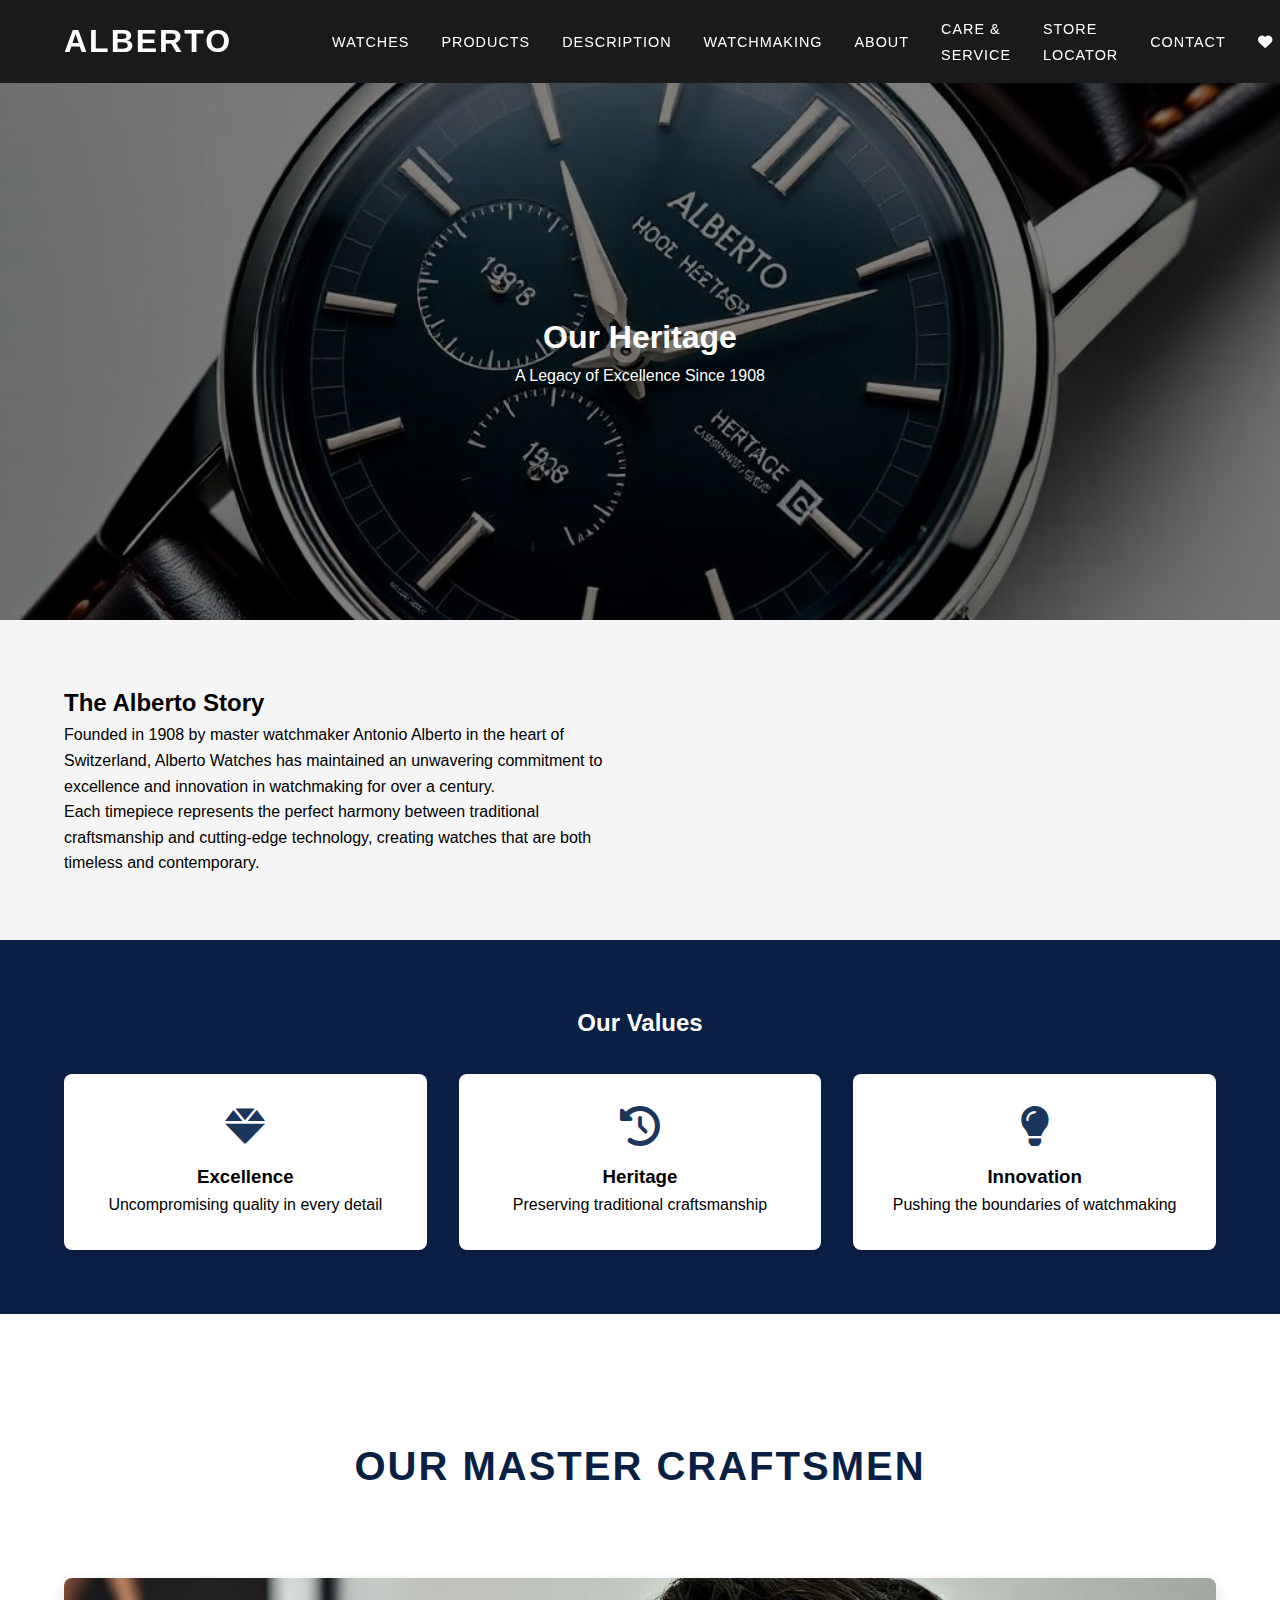
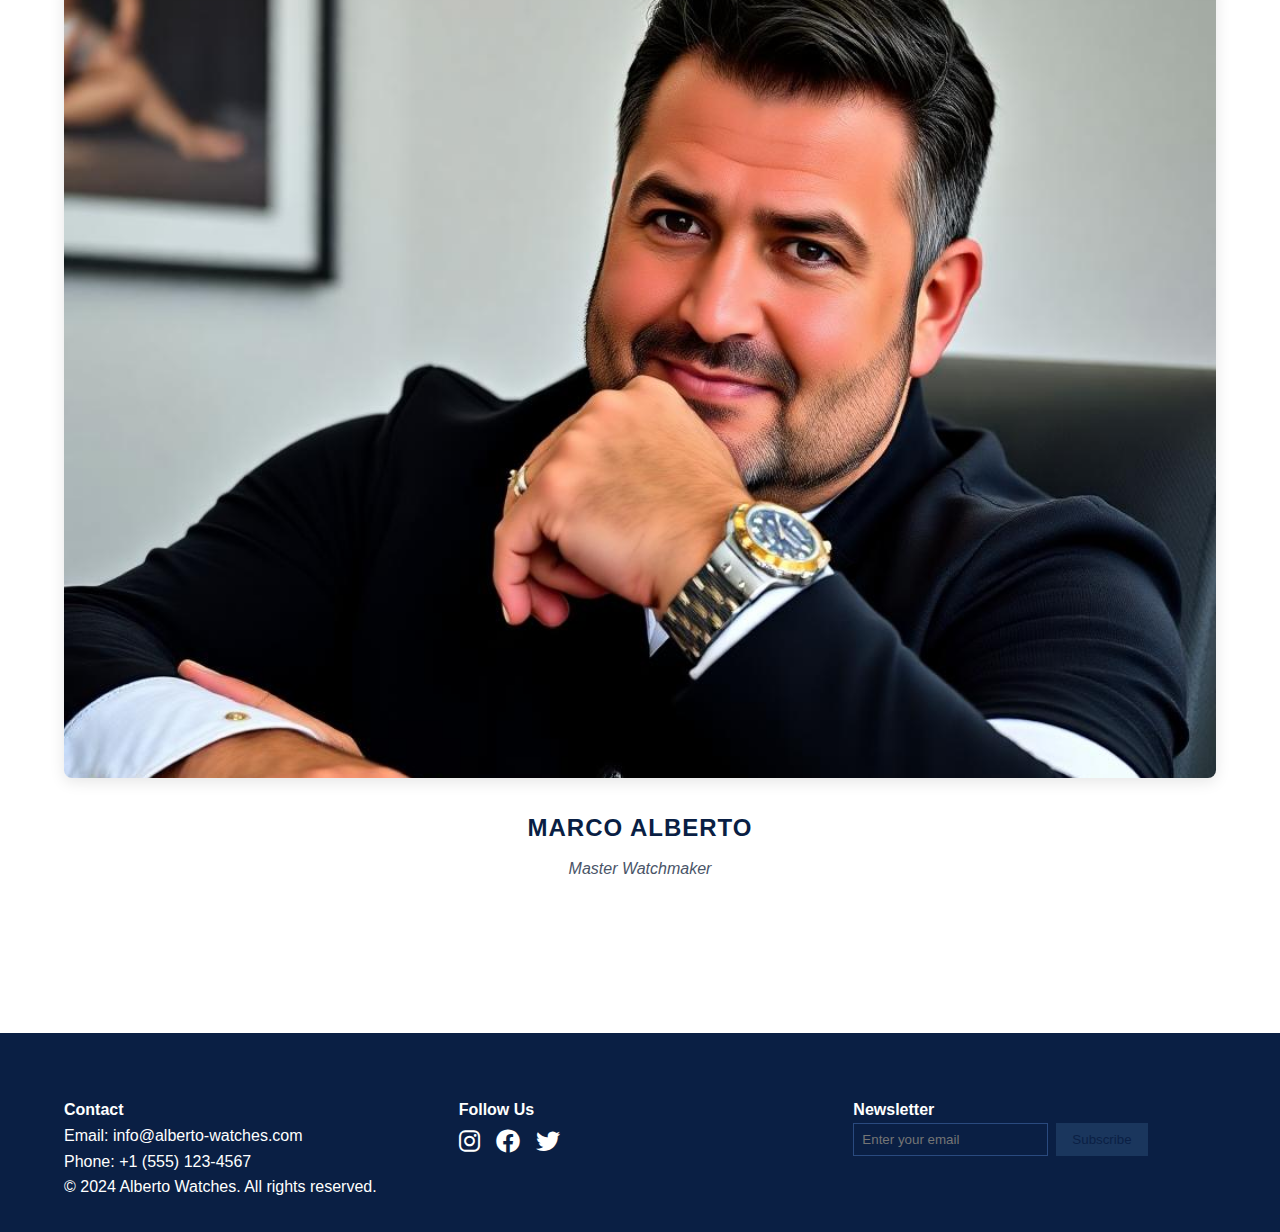
<file: about.html>
<!DOCTYPE html>
<html lang="en">
<head>
    <meta charset="UTF-8">
    <meta name="viewport" content="width=device-width, initial-scale=1.0">
    <title>About Us | Alberto Watches</title>
    <link rel="stylesheet" href="css/style.css">
    <link rel="stylesheet" href="css/about.css">
    <link rel="stylesheet" href="https://cdnjs.cloudflare.com/ajax/libs/font-awesome/6.0.0/css/all.min.css">
    <link rel="stylesheet" href="css/components/header.css">
<script src="js/components/header.js" defer></script>
</head>
<body>
    <!-- Header (same as index.html) -->
    <header class="main-header">
        <!-- ... navigation content ... -->
    </header>

    <main class="about-page">
        <section class="about-hero">
            <h1>Our Heritage</h1>
            <p>A Legacy of Excellence Since 1908</p>
        </section>

        <section class="history-section">
            <div class="history-content">
                <div class="history-text" data-aos="fade-right">
                    <h2>The Alberto Story</h2>
                    <p>Founded in 1908 by master watchmaker Antonio Alberto in the heart of Switzerland, Alberto Watches has maintained an unwavering commitment to excellence and innovation in watchmaking for over a century.</p>
                    <p>Each timepiece represents the perfect harmony between traditional craftsmanship and cutting-edge technology, creating watches that are both timeless and contemporary.</p>
                </div>
            </div>
        </section>

        <section class="values-section">
            <h2>Our Values</h2>
            <div class="values-grid">
                <div class="value-item" data-aos="fade-up">
                    <i class="fas fa-gem"></i>
                    <h3>Excellence</h3>
                    <p>Uncompromising quality in every detail</p>
                </div>
                <div class="value-item" data-aos="fade-up" data-aos-delay="200">
                    <i class="fas fa-history"></i>
                    <h3>Heritage</h3>
                    <p>Preserving traditional craftsmanship</p>
                </div>
                <div class="value-item" data-aos="fade-up" data-aos-delay="400">
                    <i class="fas fa-lightbulb"></i>
                    <h3>Innovation</h3>
                    <p>Pushing the boundaries of watchmaking</p>
                </div>
            </div>
        </section>

        <section class="team-section">
            <h2>Our Master Craftsmen</h2>
            <div class="team-grid">
                <div class="team-member" data-aos="fade-up">
                    <img src="img.vid/Our Master Craftsman.jpeg" alt="Master Craftsman">
                    <h3>Marco Alberto</h3>
                    <p>Master Watchmaker</p>
        </section>
    </main>

    <!-- Footer (same as index.html) -->
    <footer class="main-footer">
        <div class="footer-content">
            <div class="footer-section">
                <h4>Contact</h4>
                <p>Email: info@alberto-watches.com</p>
                <p>Phone: +1 (555) 123-4567</p>
            </div>
            <div class="footer-section">
                <h4>Follow Us</h4>
                <div class="social-links">
                    <a href="#"><i class="fab fa-instagram"></i></a>
                    <a href="#"><i class="fab fa-facebook"></i></a>
                    <a href="#"><i class="fab fa-twitter"></i></a>
                </div>
            </div>
            <div class="footer-section">
                <h4>Newsletter</h4>
                <form class="newsletter-form">
                    <input type="email" placeholder="Enter your email">
                    <button type="submit">Subscribe</button>
                </form>
            </div>
        </div>
        <div class="footer-bottom">
            <p>&copy; 2024 Alberto Watches. All rights reserved.</p>
        </div>
    </footer>

    <script>
        document.addEventListener('DOMContentLoaded', function() {
            fetch('components/header.html')
                .then(response => response.text())
                .then(data => {
                    document.body.insertAdjacentHTML('afterbegin', data);
                });
        });
    </script>
</body>
</html>
</file>
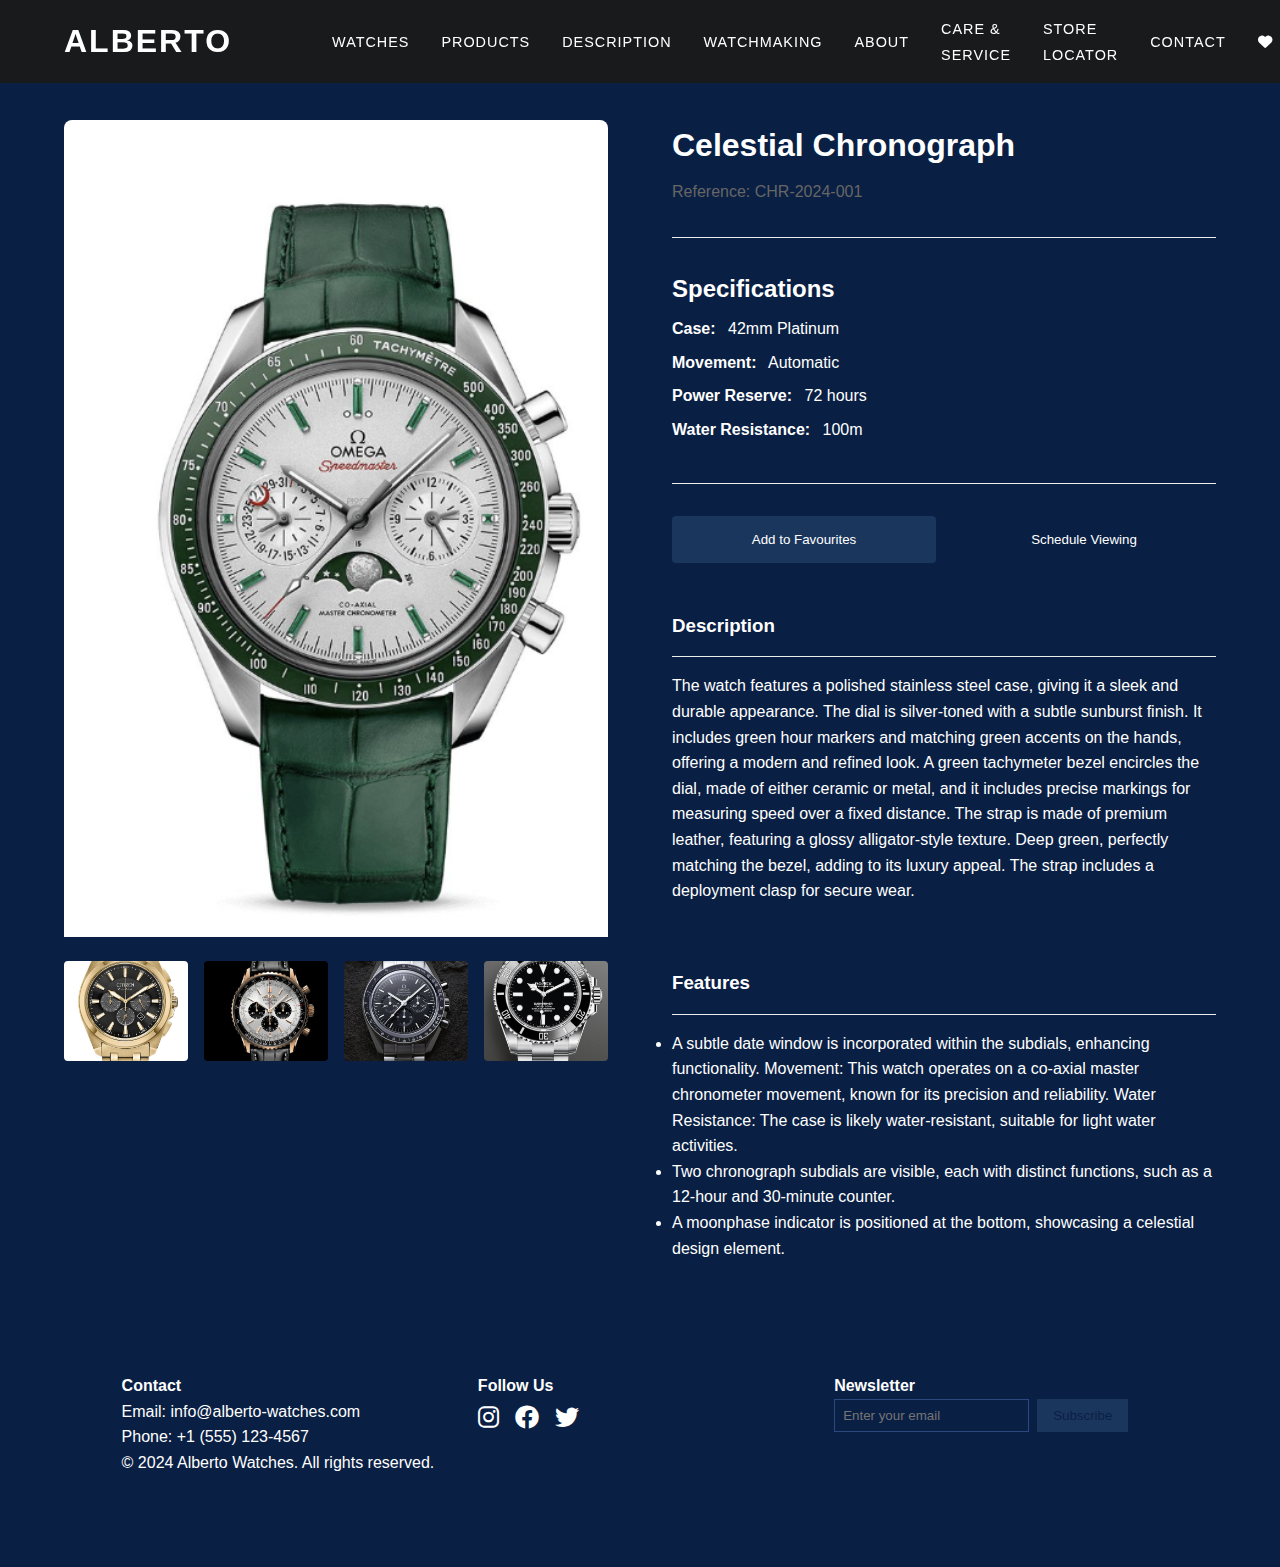
<file: description.html>
<!DOCTYPE html>
<html lang="en">
<head>
    <meta charset="UTF-8">
    <meta name="viewport" content="width=device-width, initial-scale=1.0">
    <title>Product Name | Alberto Watches</title>
    <link rel="stylesheet" href="css/style.css">
    <link rel="stylesheet" href="css/product.css">
    <link rel="stylesheet" href="https://cdnjs.cloudflare.com/ajax/libs/font-awesome/6.0.0/css/all.min.css">
    <link rel="stylesheet" href="css/components/header.css">
<script src="js/components/header.js" defer></script>
</head>
<body>
    <!-- Header (same as index.html) -->
    <header class="main-header">
        <!-- ... navigation content ... -->
    </header>

    <main class="product-page">
        <div class="product-container">
            <div class="product-gallery">
                <div class="main-image">
                    <img src="img.vid/Chronograph watch 1.png" alt="Watch" id="main-image">
                </div>
                <div class="thumbnail-grid">
                    <img src="img.vid/Chronograph watch 5.png   " alt="Watch View 1" onclick="changeImage(this.src)">
                    <img src="img.vid/Chronograph watch 2.png" alt="Watch View 2" onclick="changeImage(this.src)">
                    <img src="img.vid/Chronograph watch 3.png" alt="Watch View 3" onclick="changeImage(this.src)">
                    <img src="img.vid/Chronograph watch 4.png" alt="Watch View 4" onclick="changeImage(this.src)">
                </div>
            </div>

            <div class="product-details">
                <h1>Celestial Chronograph</h1>
                <p class="reference">Reference: CHR-2024-001</p>
                <p class="price">$25,000</p>
                
                <div class="specifications">
                    <h2>Specifications</h2>
                    <ul>
                        <li><span>Case:</span> 42mm Platinum</li>
                        <li><span>Movement:</span> Automatic</li>
                        <li><span>Power Reserve:</span> 72 hours</li>
                        <li><span>Water Resistance:</span> 100m</li>
                    </ul>
                </div>

                <div class="product-actions">
                    <button class="add-to-cart">Add to Favourites</button>
                    <button class="schedule-viewing">Schedule Viewing</button>
                </div>

                <div class="additional-info">
                    <div class="info-tab">
                        <h3>Description</h3>
                        <div class="tab-content">
                            <p> The watch features a polished stainless steel case, giving it a sleek and durable appearance.
                                 The dial is silver-toned with a subtle sunburst finish. It includes green hour markers and matching green accents on the hands, offering a modern and refined look.
                                 A green tachymeter bezel encircles the dial, made of either ceramic or metal, and it includes precise markings for measuring speed over a fixed distance.
                                
    
                             The strap is made of premium leather, featuring a glossy alligator-style texture.
                             Deep green, perfectly matching the bezel, adding to its luxury appeal.
                             The strap includes a deployment clasp for secure wear.</p>
                        </div>
                    </div>
                    <div class="info-tab">
                        <h3>Features</h3>
                        <div class="tab-content">
                            <ul>
                                <li> A subtle date window is incorporated within the subdials, enhancing functionality.
                                    Movement: This watch operates on a co-axial master chronometer movement, known for its precision and reliability.
                                    Water Resistance: The case is likely water-resistant, suitable for light water activities.</li>
                                <li> Two chronograph subdials are visible, each with distinct functions, such as a 12-hour and 30-minute counter.</li>
                                <li>A moonphase indicator is positioned at the bottom, showcasing a celestial design element.</li>
                            </ul>
                        </div>
                    </div>
                </div>
            </div>
        </div>

    <!-- Footer (same as index.html) -->
    <footer class="main-footer">
        <div class="footer-content">
            <div class="footer-section">
                <h4>Contact</h4>
                <p>Email: info@alberto-watches.com</p>
                <p>Phone: +1 (555) 123-4567</p>
            </div>
            <div class="footer-section">
                <h4>Follow Us</h4>
                <div class="social-links">
                    <a href="#"><i class="fab fa-instagram"></i></a>
                    <a href="#"><i class="fab fa-facebook"></i></a>
                    <a href="#"><i class="fab fa-twitter"></i></a>
                </div>
            </div>
            <div class="footer-section">
                <h4>Newsletter</h4>
                <form class="newsletter-form">
                    <input type="email" placeholder="Enter your email">
                    <button type="submit">Subscribe</button>
                </form>
            </div>
        </div>
        <div class="footer-bottom">
            <p>&copy; 2024 Alberto Watches. All rights reserved.</p>
        </div>
    </footer>

    <script src="js/product.js"></script>
    <script>
        document.addEventListener('DOMContentLoaded', function() {
            fetch('components/header.html')
                .then(response => response.text())
                .then(data => {
                    document.body.insertAdjacentHTML('afterbegin', data);
                });
        });
    </script>
</body>
</html>
</file>
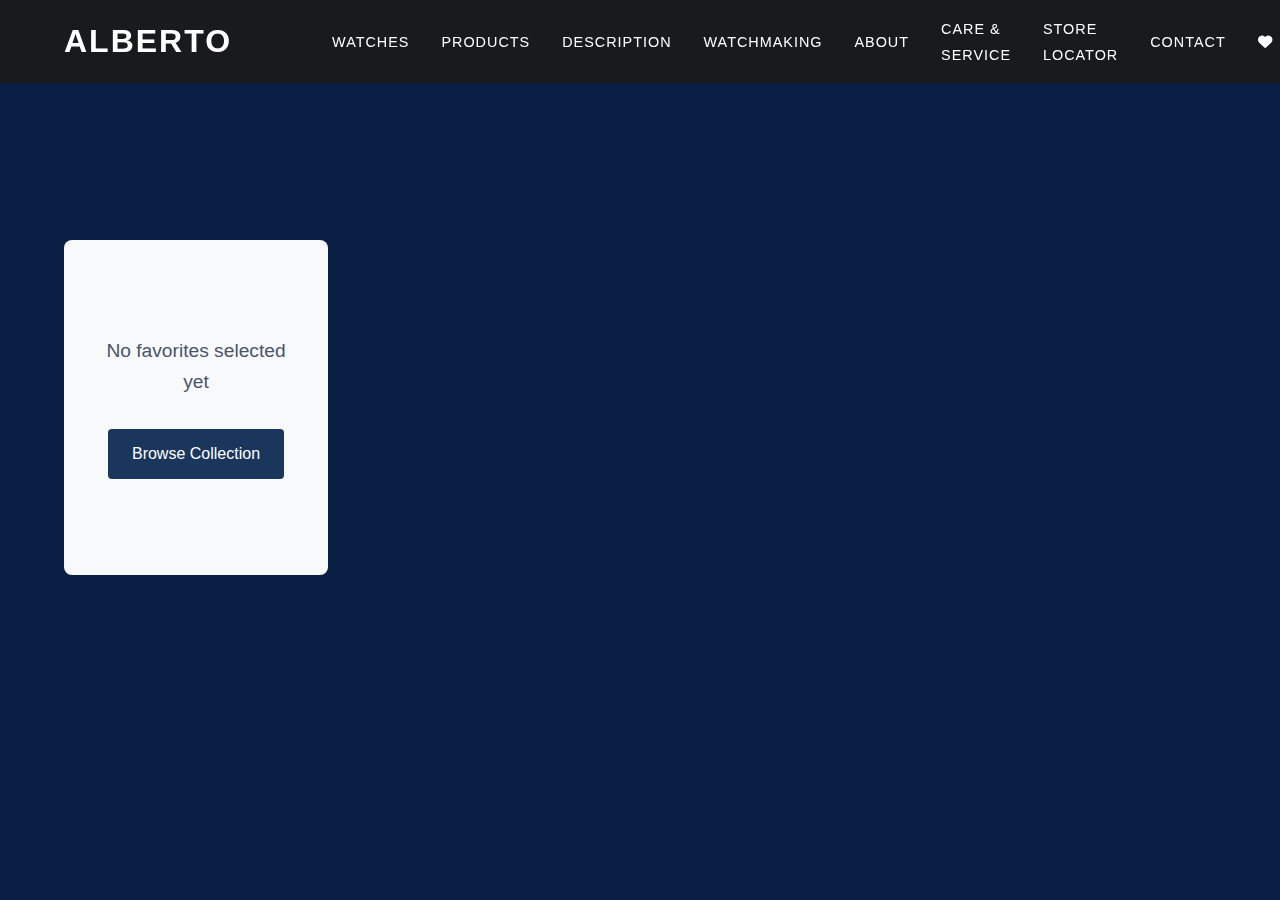
<file: favorites.html>
<!DOCTYPE html>
<html lang="en">
<head>
    <meta charset="UTF-8">
    <meta name="viewport" content="width=device-width, initial-scale=1.0">
    <title>Your Favorites | Alberto Watches</title>
    <link rel="stylesheet" href="css/style.css">
    <link rel="stylesheet" href="css/collection.css">
    <link rel="stylesheet" href="css/components/header.css">
    <link rel="stylesheet" href="https://cdnjs.cloudflare.com/ajax/libs/font-awesome/6.0.0/css/all.min.css">
    <script src="js/components/header.js" defer></script>
</head>
<body>
    <section class="favorites-section">
        <h1>Your Favorites</h1>
        <div class="favorites-grid">
            <!-- Favorites will be loaded here dynamically -->
        </div>
    </section>

    <script src="js/favorites.js"></script>
    <script>
        document.addEventListener('DOMContentLoaded', function() {
            fetch('components/header.html')
                .then(response => response.text())
                .then(data => {
                    document.body.insertAdjacentHTML('afterbegin', data);
                });
        });
    </script>
</body>
</html>
</file>
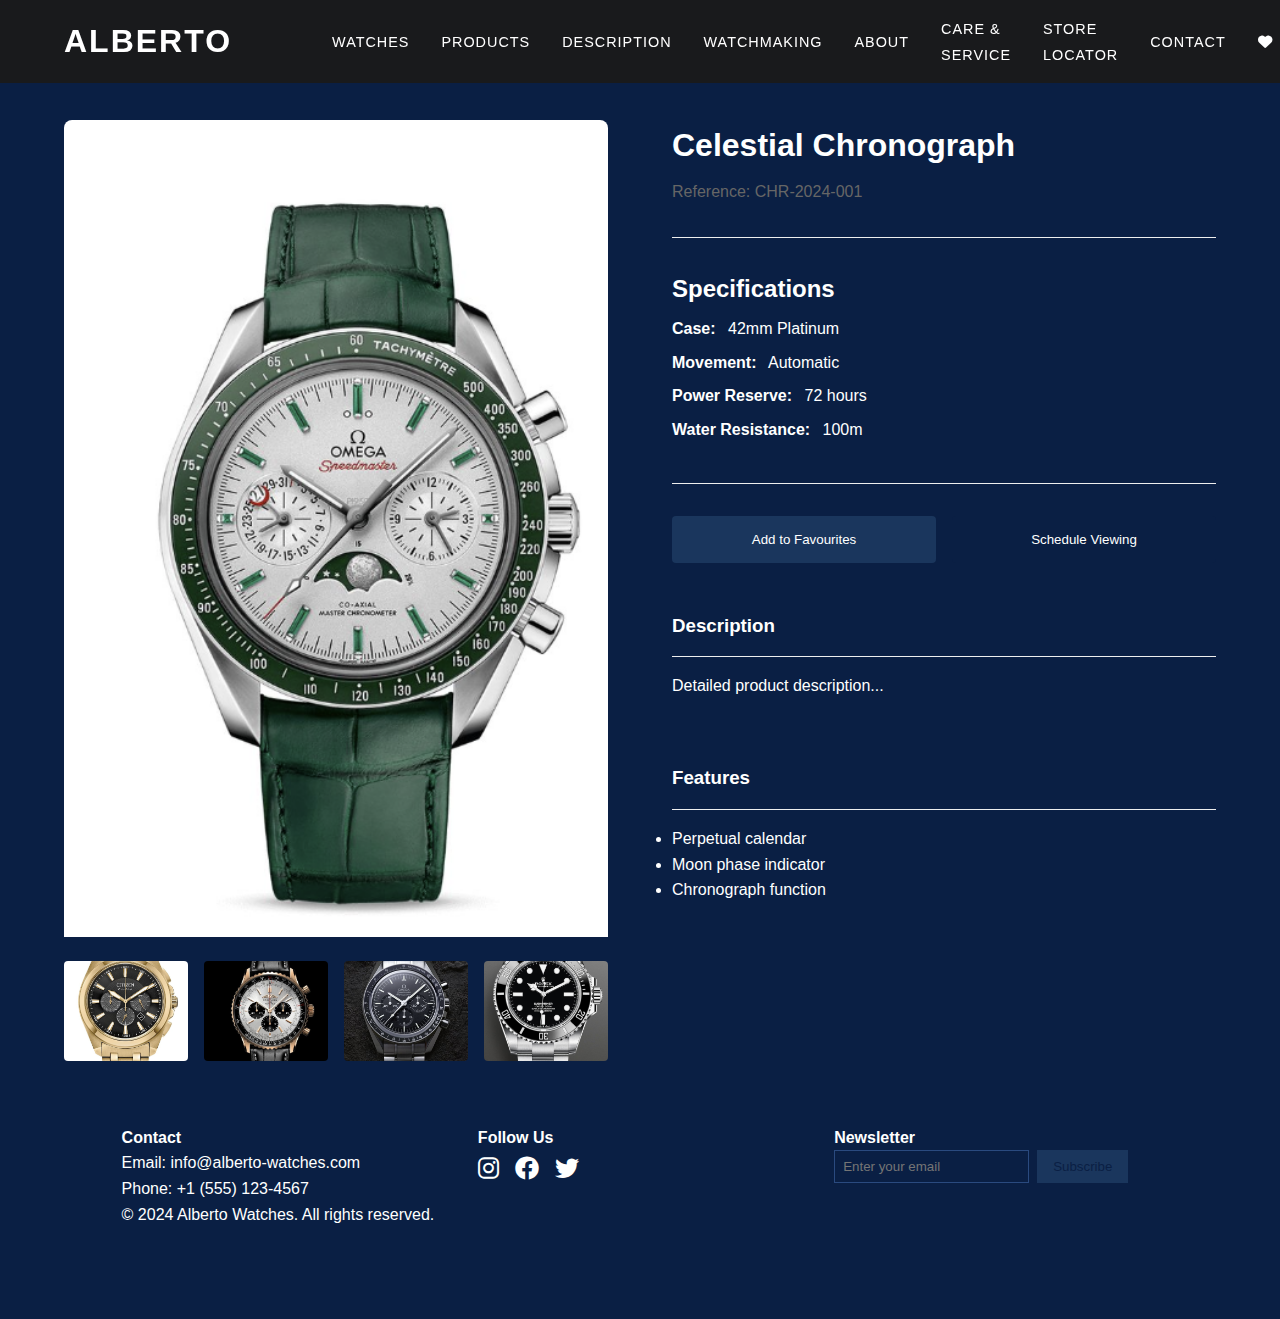
<file: product.html>
<!DOCTYPE html>
<html lang="en">
<head>
    <meta charset="UTF-8">
    <meta name="viewport" content="width=device-width, initial-scale=1.0">
    <title>Product Name | Alberto Watches</title>
    <link rel="stylesheet" href="css/style.css">
    <link rel="stylesheet" href="css/product.css">
    <link rel="stylesheet" href="https://cdnjs.cloudflare.com/ajax/libs/font-awesome/6.0.0/css/all.min.css">
    <link rel="stylesheet" href="css/components/header.css">
<script src="js/components/header.js" defer></script>
</head>
<body>
    <!-- Header (same as index.html) -->
    <header class="main-header">
        <!-- ... navigation content ... -->
    </header>

    <main class="product-page">
        <div class="product-container">
            <div class="product-gallery">
                <div class="main-image">
                    <img src="img.vid/Chronograph watch 1.png" alt="Watch" id="main-image">
                </div>
                <div class="thumbnail-grid">
                    <img src="img.vid/Chronograph watch 5.png   " alt="Watch View 1" onclick="changeImage(this.src)">
                    <img src="img.vid/Chronograph watch 2.png" alt="Watch View 2" onclick="changeImage(this.src)">
                    <img src="img.vid/Chronograph watch 3.png" alt="Watch View 3" onclick="changeImage(this.src)">
                    <img src="img.vid/Chronograph watch 4.png" alt="Watch View 4" onclick="changeImage(this.src)">
                </div>
            </div>

            <div class="product-details">
                <h1>Celestial Chronograph</h1>
                <p class="reference">Reference: CHR-2024-001</p>
                <p class="price">$25,000</p>
                
                <div class="specifications">
                    <h2>Specifications</h2>
                    <ul>
                        <li><span>Case:</span> 42mm Platinum</li>
                        <li><span>Movement:</span> Automatic</li>
                        <li><span>Power Reserve:</span> 72 hours</li>
                        <li><span>Water Resistance:</span> 100m</li>
                    </ul>
                </div>

                <div class="product-actions">
                    <button class="add-to-cart">Add to Favourites</button>
                    <button class="schedule-viewing">Schedule Viewing</button>
                </div>

                <div class="additional-info">
                    <div class="info-tab">
                        <h3>Description</h3>
                        <div class="tab-content">
                            <p>Detailed product description...</p>
                        </div>
                    </div>
                    <div class="info-tab">
                        <h3>Features</h3>
                        <div class="tab-content">
                            <ul>
                                <li>Perpetual calendar</li>
                                <li>Moon phase indicator</li>
                                <li>Chronograph function</li>
                            </ul>
                        </div>
                    </div>
                </div>
            </div>
        </div>

    <!-- Footer (same as index.html) -->
    <footer class="main-footer">
        <div class="footer-content">
            <div class="footer-section">
                <h4>Contact</h4>
                <p>Email: info@alberto-watches.com</p>
                <p>Phone: +1 (555) 123-4567</p>
            </div>
            <div class="footer-section">
                <h4>Follow Us</h4>
                <div class="social-links">
                    <a href="#"><i class="fab fa-instagram"></i></a>
                    <a href="#"><i class="fab fa-facebook"></i></a>
                    <a href="#"><i class="fab fa-twitter"></i></a>
                </div>
            </div>
            <div class="footer-section">
                <h4>Newsletter</h4>
                <form class="newsletter-form">
                    <input type="email" placeholder="Enter your email">
                    <button type="submit">Subscribe</button>
                </form>
            </div>
        </div>
        <div class="footer-bottom">
            <p>&copy; 2024 Alberto Watches. All rights reserved.</p>
        </div>
    </footer>

    <script src="js/product.js"></script>
    <script>
        document.addEventListener('DOMContentLoaded', function() {
            fetch('components/header.html')
                .then(response => response.text())
                .then(data => {
                    document.body.insertAdjacentHTML('afterbegin', data);
                });
        });
    </script>
</body>
</html>
</file>
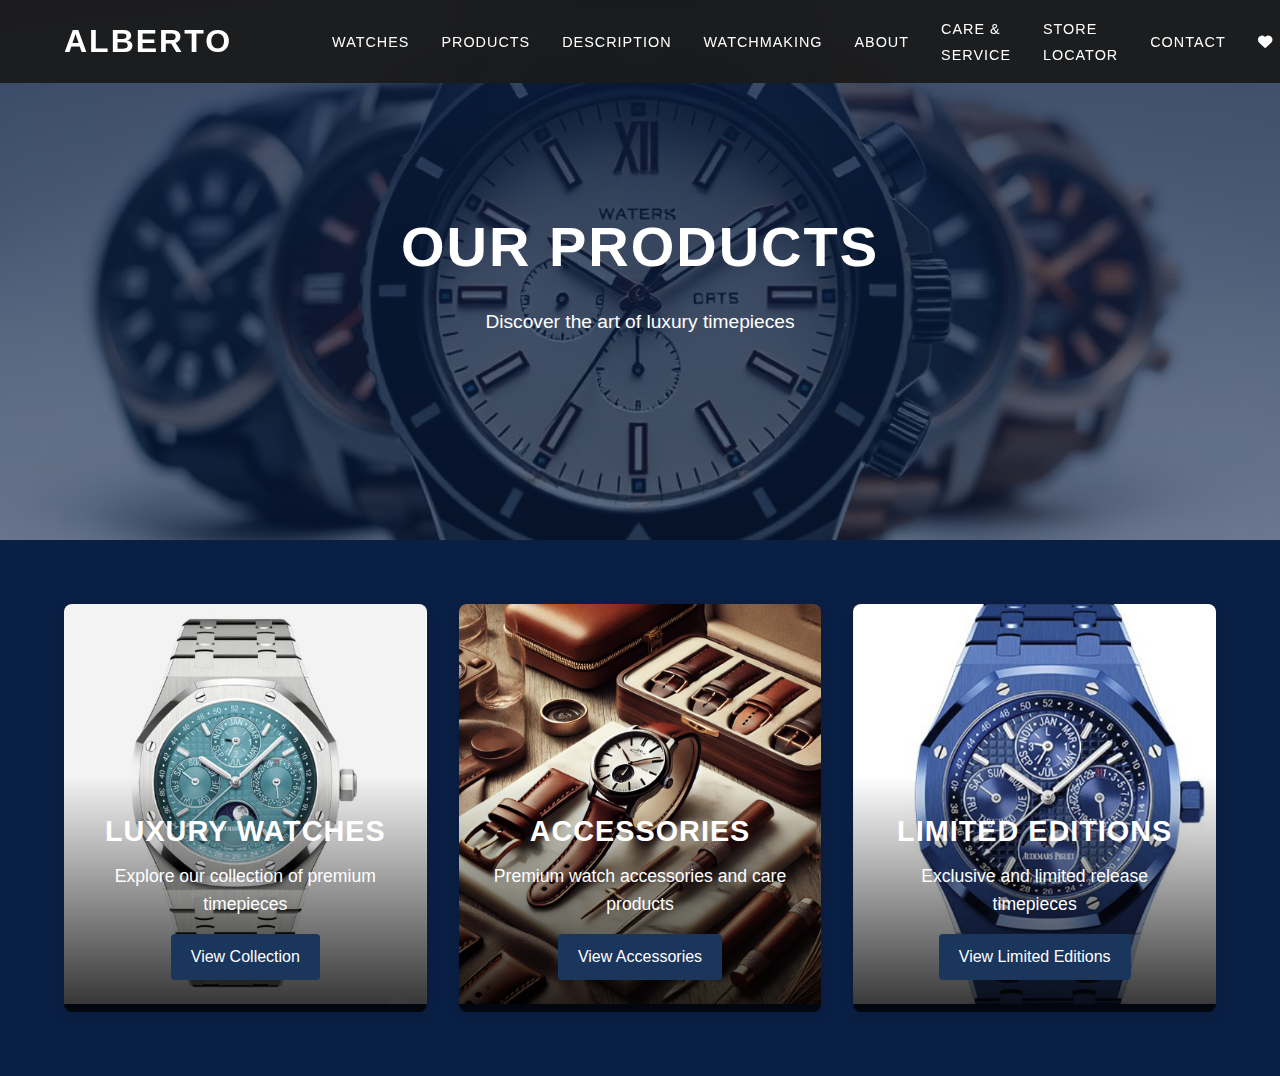
<file: products.html>
<!DOCTYPE html>
<html lang="en">
<head>
    <meta charset="UTF-8">
    <meta name="viewport" content="width=device-width, initial-scale=1.0">
    <title>Products | Alberto Watches</title>
    <link rel="stylesheet" href="css/style.css">
    <link rel="stylesheet" href="css/products.css">
    <link rel="stylesheet" href="css/components/header.css">
    <link rel="stylesheet" href="https://cdnjs.cloudflare.com/ajax/libs/font-awesome/6.0.0/css/all.min.css">
    <script src="js/components/header.js" defer></script>
</head>
<body>
    <section class="products-hero">
        <img src="img.vid/Collection background.jpeg" alt="Products Hero Background">
        <div class="hero-content">
            <h1>Our Products</h1>
            <p>Discover the art of luxury timepieces</p>
        </div>
    </section>

    <section class="products-section">
        <div class="products-grid">
            <!-- Product Categories -->
            <div class="product-category">
                <img src="img.vid/Chronograph watch 10.png" alt="Luxury Watches">
                <div class="category-content">
                    <h2>Luxury Watches</h2>
                    <p>Explore our collection of premium timepieces</p>
                    <a href="collection.html" class="category-link">View Collection</a>
                </div>
            </div>

            <div class="product-category">
                <img src="img.vid/accessories.webp" alt="Watch Accessories">
                <div class="category-content">
                    <h2>Accessories</h2>
                    <p>Premium watch accessories and care products</p>
                    <a href="service.html" class="category-link">View Accessories</a>
                </div>
            </div>

            <div class="product-category">
                <img src="img.vid/Chronograph watch 11.png" alt="Limited Editions">
                <div class="category-content">
                    <h2>Limited Editions</h2>
                    <p>Exclusive and limited release timepieces</p>
                    <a href="collection.html" class="category-link">View Limited Editions</a>
                </div>
            </div>
        </div>
    </section>

    <script>
        document.addEventListener('DOMContentLoaded', function() {
            fetch('components/header.html')
                .then(response => response.text())
                .then(data => {
                    document.body.insertAdjacentHTML('afterbegin', data);
                });
        });
    </script>
</body>
</html>
</file>
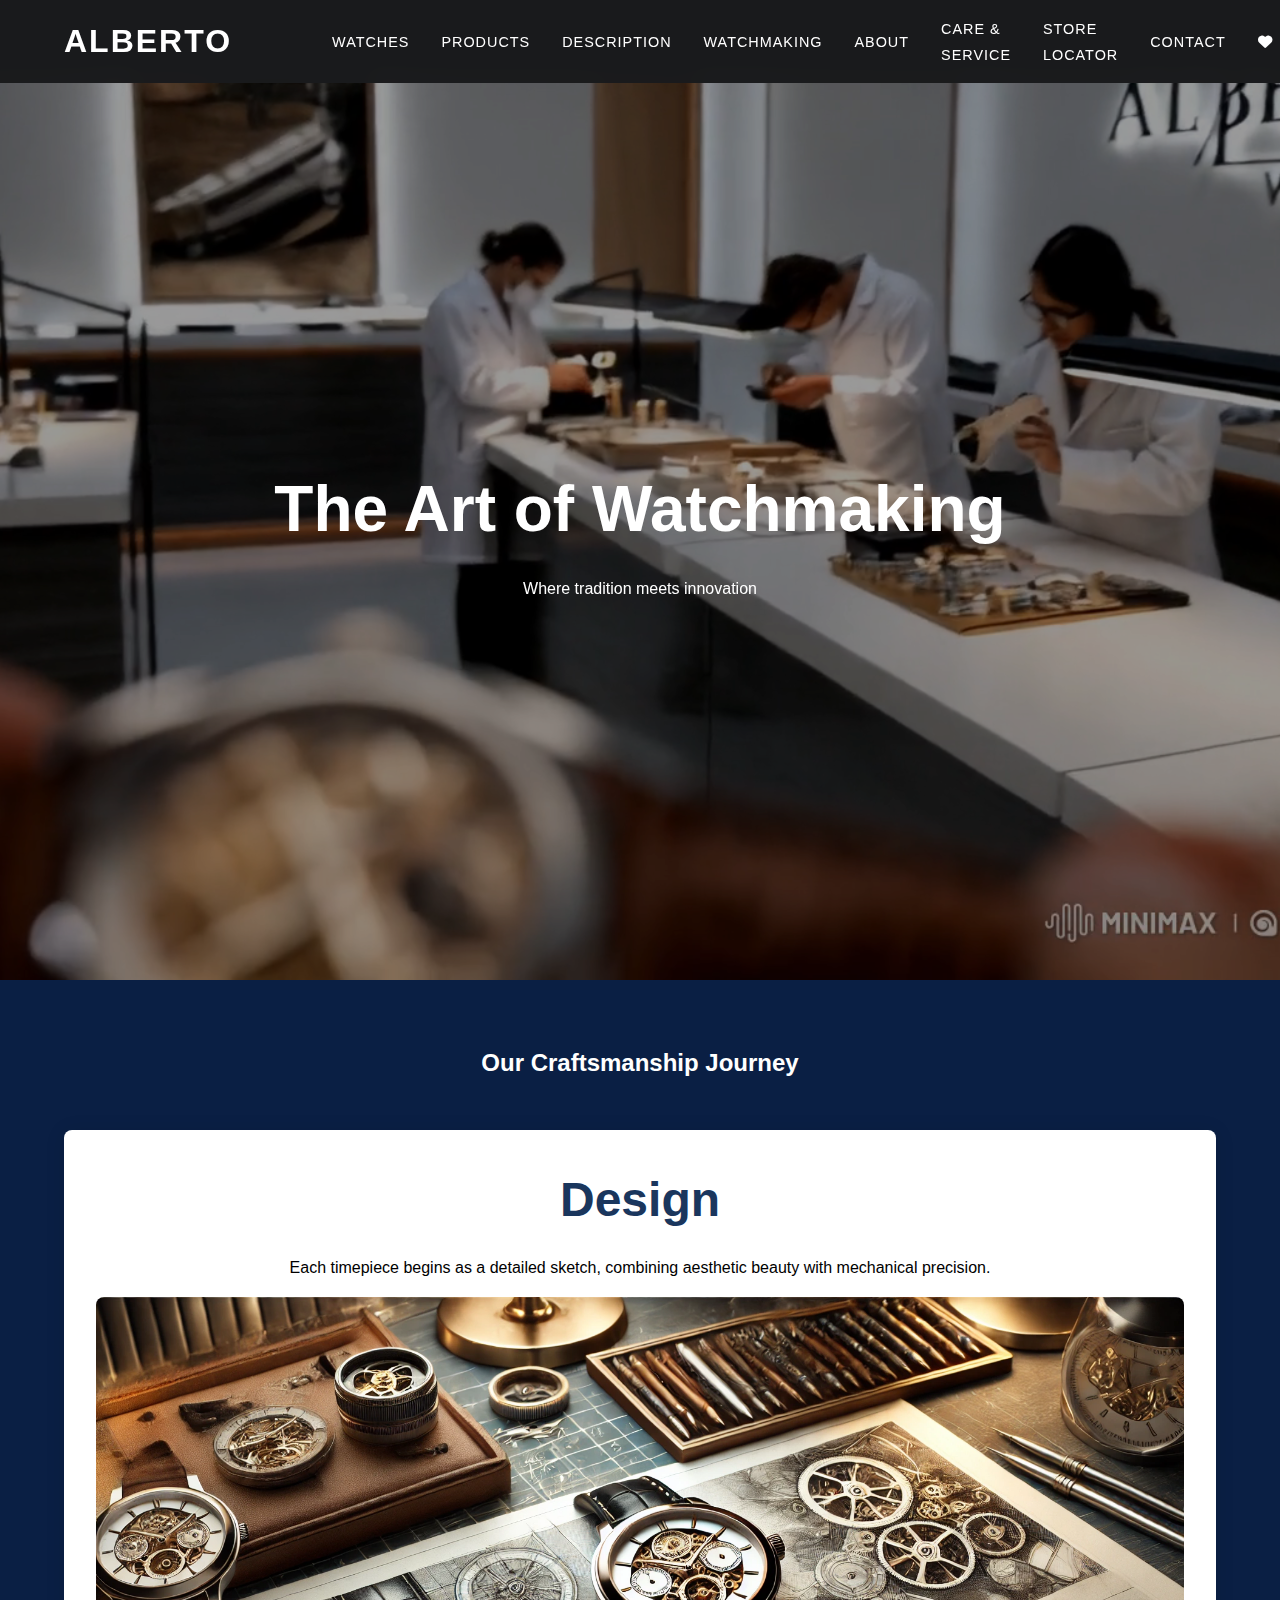
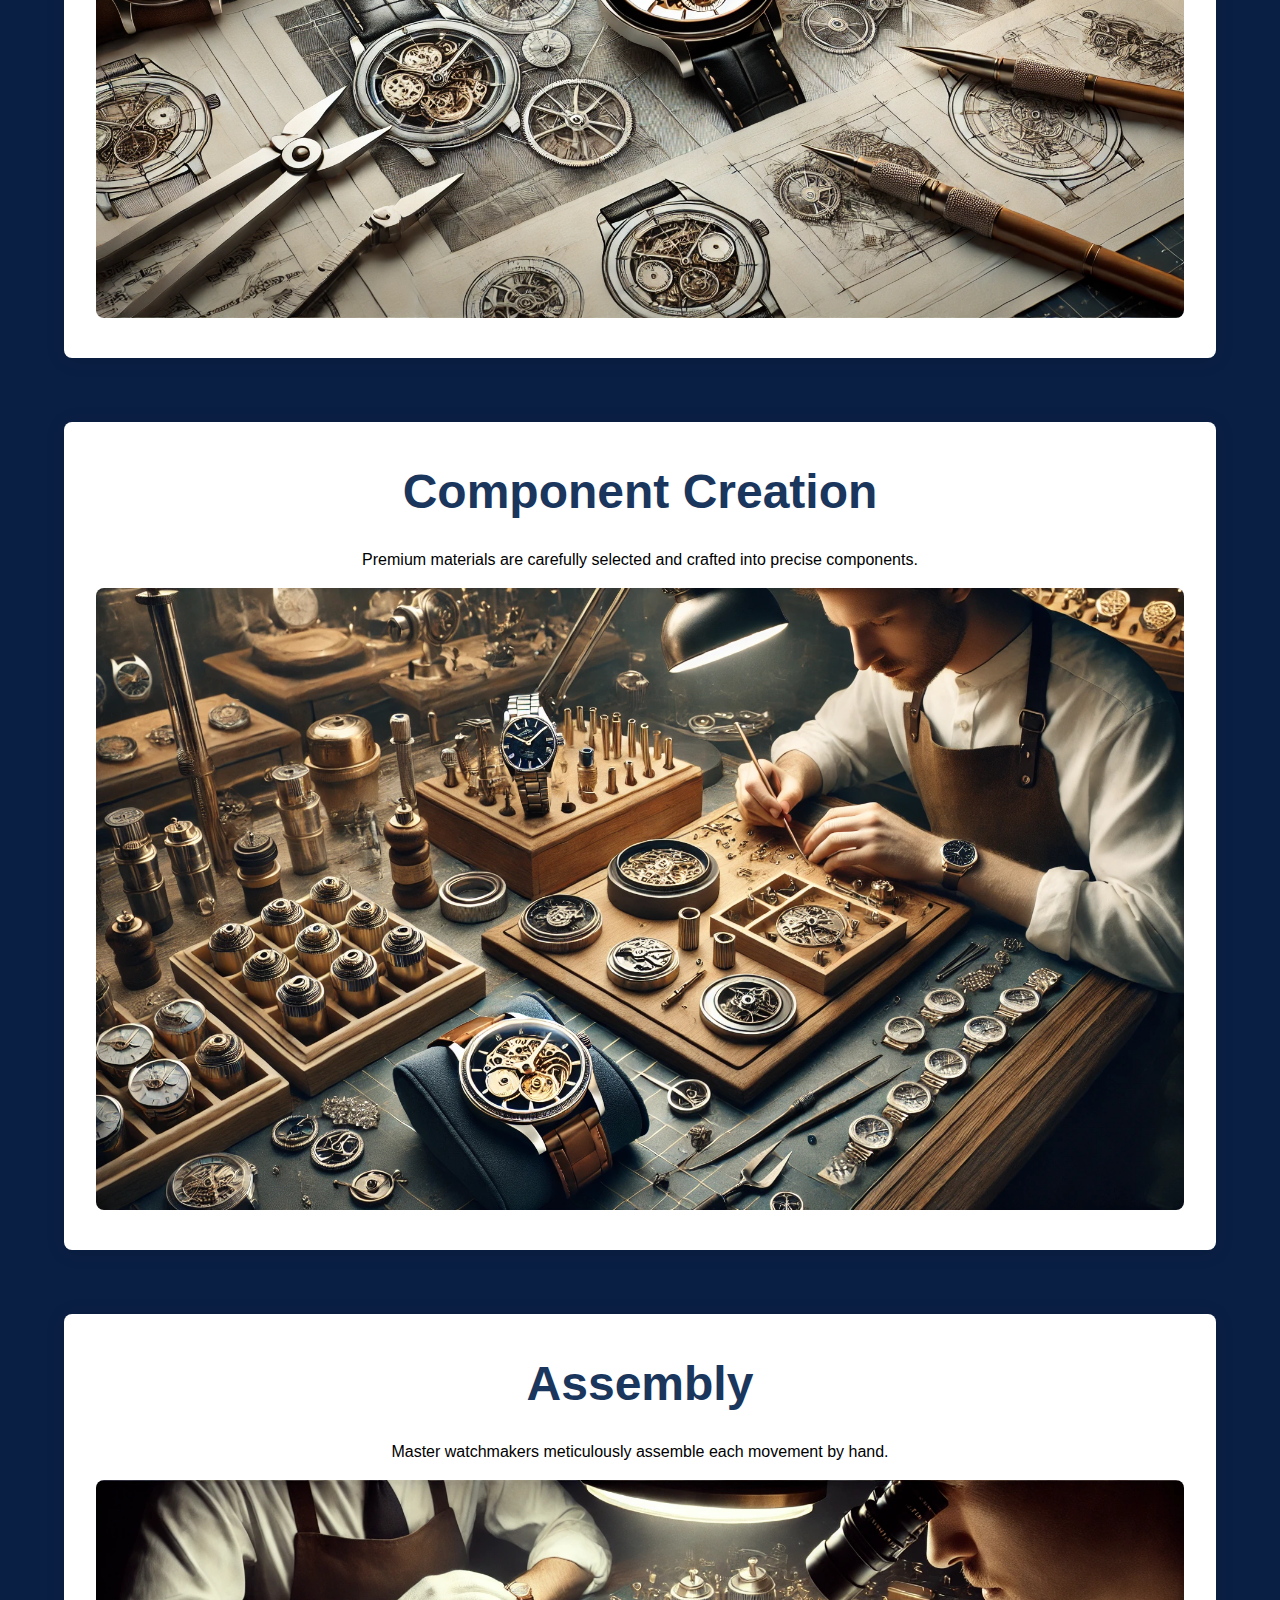
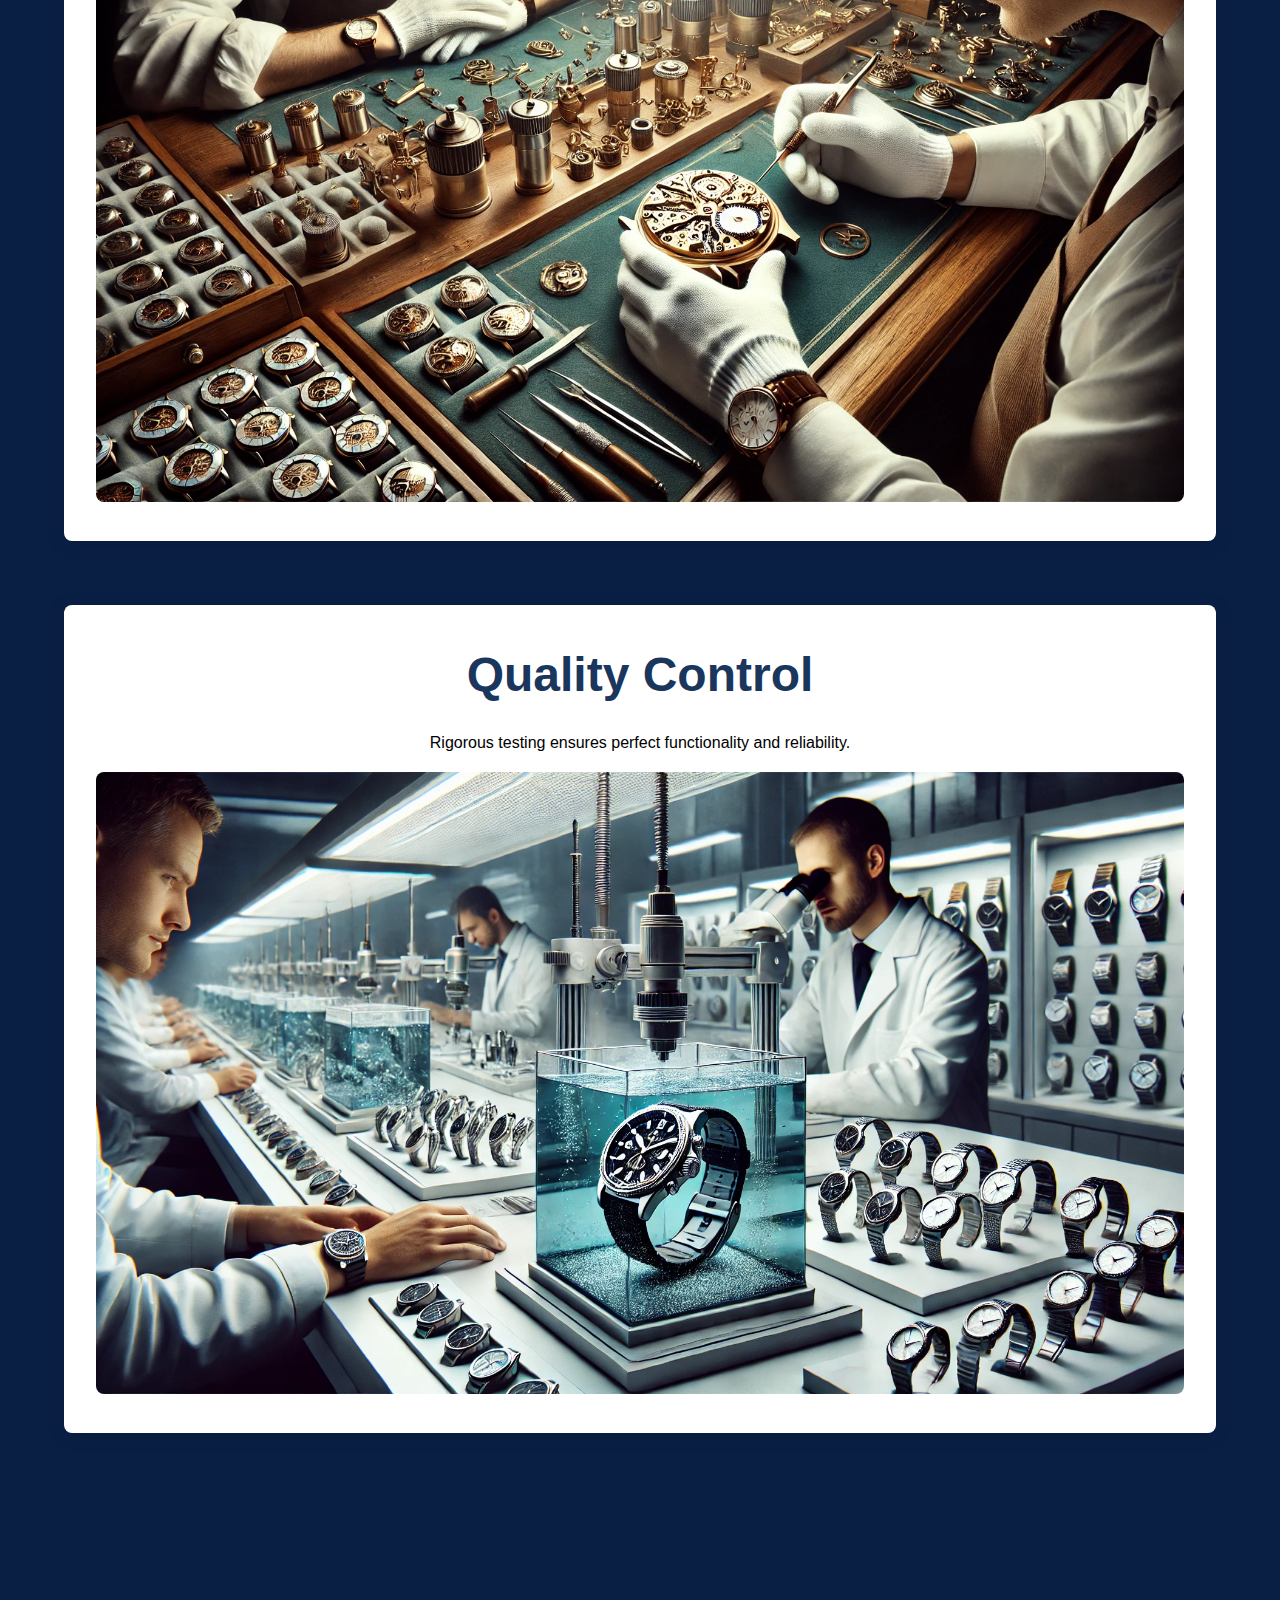
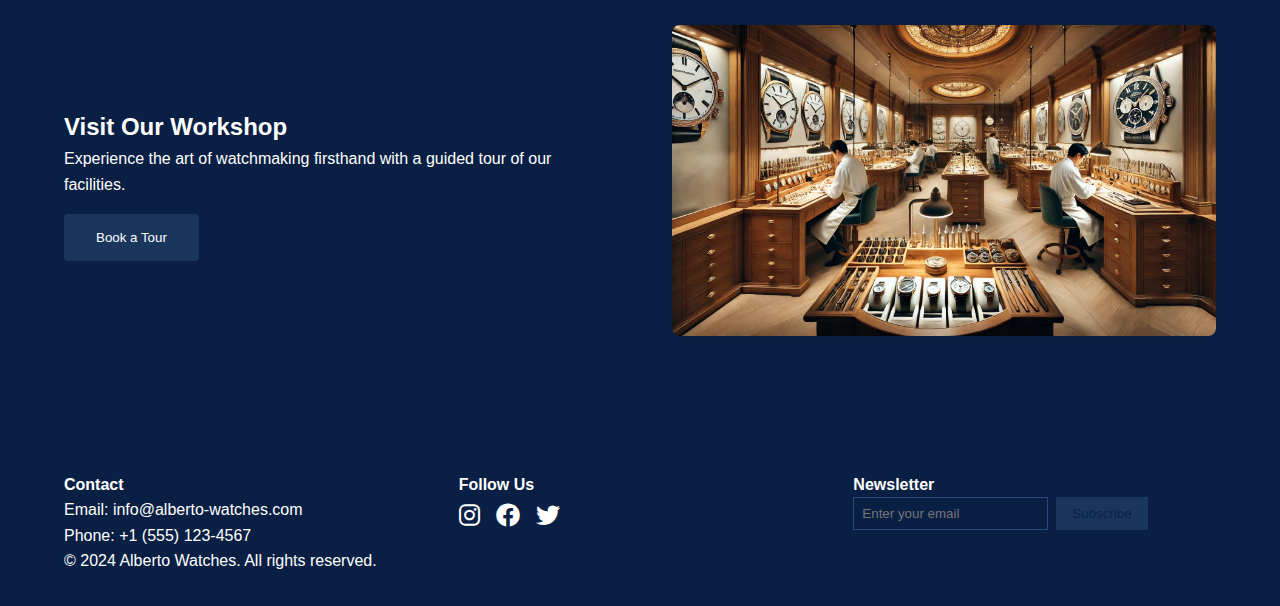
<file: watchmaking.html>
<!DOCTYPE html>
<html lang="en">
<head>
    <meta charset="UTF-8">
    <meta name="viewport" content="width=device-width, initial-scale=1.0">
    <title>Watchmaking | Alberto Watches</title>
    <link rel="stylesheet" href="css/style.css">
    <link rel="stylesheet" href="css/watchmaking.css">
    <link rel="stylesheet" href="https://cdnjs.cloudflare.com/ajax/libs/font-awesome/6.0.0/css/all.min.css">
    <link rel="stylesheet" href="css/components/header.css">
<script src="js/components/header.js" defer></script>
</head>
<body>
    <!-- Header (same as index.html) -->
    <header class="main-header">
        <!-- ... navigation content ... -->
    </header>

    <main class="watchmaking-page">
        <section class="craft-hero">
            <video autoplay muted loop>
                <source src="img.vid/watchmaking.mp4" type="video/mp4">
            </video>
            <div class="hero-content">
                <h1>The Art of Watchmaking</h1>
                <p>Where tradition meets innovation</p>
            </div>
        </section>

        <section class="craft-process">
            <h2>Our Craftsmanship Journey</h2>
            <div class="process-timeline">
                <div class="process-step" data-aos="fade-up">
                    <div class="step-number">Design</div>
                    <p>Each timepiece begins as a detailed sketch, combining aesthetic beauty with mechanical precision.</p>
                    <img src="img.vid/Deagin.webp" alt="Watch Design Process">
                </div>

                <div class="process-step" data-aos="fade-up" data-aos-delay="200">
                    <div class="step-number">Component Creation</div>
                    <p>Premium materials are carefully selected and crafted into precise components.</p>
                    <img src="img.vid/Component Creation.webp" alt="Watch Components">
                </div>

                <div class="process-step" data-aos="fade-up" data-aos-delay="400">
                    <div class="step-number">Assembly</div>
                    <p>Master watchmakers meticulously assemble each movement by hand.</p>
                    <img src="img.vid/Assembly.webp" alt="Watch Assembly">
                </div>

                <div class="process-step" data-aos="fade-up" data-aos-delay="600">
                    <div class="step-number">Quality Control</div>
                    <p>Rigorous testing ensures perfect functionality and reliability.</p>
                    <img src="img.vid/Quality Control.webp" alt="Quality Control">
                </div>
            </div>
        </section>

        <section class="workshop-tour">
            <div class="tour-content">
                <div class="tour-text">
                    <h2>Visit Our Workshop</h2>
                    <p>Experience the art of watchmaking firsthand with a guided tour of our facilities.</p>
                    <button class="tour-btn">Book a Tour</button>
                </div>
                <div class="tour-image">
                    <img src="img.vid/Workshop.webp" alt="Workshop">
                </div>
            </div>
        </section>
    </main>

    <!-- Footer (same as index.html) -->
    <footer class="main-footer">
        <div class="footer-content">
            <div class="footer-section">
                <h4>Contact</h4>
                <p>Email: info@alberto-watches.com</p>
                <p>Phone: +1 (555) 123-4567</p>
            </div>
            <div class="footer-section">
                <h4>Follow Us</h4>
                <div class="social-links">
                    <a href="#"><i class="fab fa-instagram"></i></a>
                    <a href="#"><i class="fab fa-facebook"></i></a>
                    <a href="#"><i class="fab fa-twitter"></i></a>
                </div>
            </div>
            <div class="footer-section">
                <h4>Newsletter</h4>
                <form class="newsletter-form">
                    <input type="email" placeholder="Enter your email">
                    <button type="submit">Subscribe</button>
                </form>
            </div>
        </div>
        <div class="footer-bottom">
            <p>&copy; 2024 Alberto Watches. All rights reserved.</p>
        </div>
    </footer>
    <script>
        document.addEventListener('DOMContentLoaded', function() {
            fetch('components/header.html')
                .then(response => response.text())
                .then(data => {
                    document.body.insertAdjacentHTML('afterbegin', data);
                });
        });
    </script>
</body>
</html>
</file>
<file: css/style.css>
/* Global Styles */
:root {
    --primary-color: #0A1F44;    /* Deep Navy Blue */
    --secondary-color: #1A365D;  /* Medium Navy Blue */
    --accent-color: #2A4A7F;     /* Light Navy Blue */
    --text-color: #FFFFFF;       /* White */
    --dark-text: #000000;        /* Black */
    --background-light: #F5F7FA; /* Light Background */
    --background-dark: #0A1F44;  /* Dark Background (Navy) */
    --transition: all 0.3s ease;
}

* {
    margin: 0;
    padding: 0;
    box-sizing: border-box;
}

body {
    font-family: 'Helvetica Neue', Arial, sans-serif;
    line-height: 1.6;
    color: var(--text-color);
    background-color: var(--primary-color);
}

/* Header Styles */
.main-header {
    position: fixed;
    width: 100%;
    z-index: 1000;
    background: rgba(10, 31, 68, 0.95);
    backdrop-filter: blur(10px);
}

.nav-container {
    display: flex;
    justify-content: space-between;
    align-items: center;
    padding: 1rem 5%;
}

.logo a {
    color: var(--text-color);
    text-decoration: none;
    font-size: 2rem;
    font-weight: 700;
}

.nav-links ul {
    display: flex;
    list-style: none;
    gap: 2rem;
}

.nav-links a {
    color: var(--text-color);
    text-decoration: none;
    transition: var(--transition);
}

.nav-links a:hover {
    color: var(--accent-color);
}

/* Hero Section */
.hero {
    height: 100vh;
    position: relative;
    overflow: hidden;
}

.video-container {
    position: absolute;
    top: 0;
    left: 0;
    width: 100%;
    height: 100%;
}

.video-container video {
    width: 100%;
    height: 100%;
    object-fit: cover;
}

.hero-content {
    position: relative;
    z-index: 1;
    height: 100%;
    display: flex;
    flex-direction: column;
    justify-content: center;
    align-items: center;
    text-align: center;
    padding: 0 1rem;
}

.hero-content h1 {
    font-size: 4rem;
    margin-bottom: 1rem;
}

/* Buttons */
.cta-button {
    display: inline-block;
    padding: 1rem 2rem;
    background-color: var(--secondary-color);
    color: var(--text-color);
    text-decoration: none;
    border-radius: 2px;
    transition: var(--transition);
    border: 2px solid transparent;
}

.cta-button:hover {
    background-color: transparent;
    border-color: var(--secondary-color);
    color: var(--secondary-color);
}

/* Featured Collections */
.featured-collections {
    padding: 5rem 5%;
}

.collection-grid {
    display: grid;
    grid-template-columns: repeat(auto-fit, minmax(300px, 1fr));
    gap: 2rem;
    margin-top: 2rem;
}

.collection-item {
    position: relative;
    overflow: hidden;
    background: var(--text-color);
    color: var(--dark-text);
}

.collection-item img {
    width: 100%;
    height: 400px;
    object-fit: cover;
    transition: var(--transition);
}

.collection-item:hover img {
    transform: scale(1.05);
}

/* Footer */
.main-footer {
    background-color: var(--background-dark);
    padding: 4rem 5% 2rem;
    color: var(--text-color);
}

.footer-content {
    display: grid;
    grid-template-columns: repeat(auto-fit, minmax(250px, 1fr));
    gap: 2rem;
}

.social-links {
    display: flex;
    gap: 1rem;
}

.social-links a {
    color: var(--text-color);
    font-size: 1.5rem;
    transition: var(--transition);
}

.social-links a:hover {
    color: var(--accent-color);
}

/* Newsletter Form */
.newsletter-form {
    display: flex;
    gap: 0.5rem;
}

.newsletter-form input {
    padding: 0.5rem;
    border: 1px solid var(--accent-color);
    background: transparent;
    color: var(--text-color);
}

.newsletter-form button {
    padding: 0.5rem 1rem;
    background-color: var(--secondary-color);
    border: none;
    color: var(--primary-color);
    cursor: pointer;
}

/* Card and section backgrounds */
.collection-item, .service-card, .product-card {
    background: var(--text-color);
    color: var(--dark-text);
}

/* Accent elements */
.accent-bg {
    background-color: var(--accent-color);
}

/* Text colors */
.dark-text {
    color: var(--dark-text);
}

.light-text {
    color: var(--text-color);
}

/* Button variations */
.primary-btn {
    background-color: var(--primary-color);
    color: var(--text-color);
}

.secondary-btn {
    background-color: var(--secondary-color);
    color: var(--text-color);
}

.outline-btn {
    border: 2px solid var(--primary-color);
    color: var(--primary-color);
    background: transparent;
}

/* Section backgrounds */
.light-section {
    background-color: var(--background-light);
    color: var(--dark-text);
}

.dark-section {
    background-color: var(--background-dark);
    color: var(--text-color);
}

/* Form elements */
input, textarea, select {
    border: 1px solid var(--accent-color);
}

input:focus, textarea:focus, select:focus {
    border-color: var(--primary-color);
    outline: none;
}

/* Navigation hover effects */
.nav-links a:hover {
    color: var(--accent-color);
}

/* Card hover effects */
.hover-effect:hover {
    box-shadow: 0 5px 15px rgba(10, 31, 68, 0.1);
    transform: translateY(-3px);
}

/* Dividers */
.divider {
    background-color: var(--accent-color);
}

/* Icons */
.icon {
    color: var(--primary-color);
}

/* Alerts and notifications */
.alert-success {
    background-color: var(--accent-color);
    color: var(--text-color);
}

.alert-error {
    background-color: #FF3B30;
    color: var(--text-color);
}

/* Remove any price-related CSS classes */
.price,
.price-tag,
.item-price {
    display: none;
}
</file>
<file: css/about.css>
.about-page {
    padding-top: 80px;
}

.about-hero {
    height: 60vh;
    background: linear-gradient(rgba(0,0,0,0.5), rgba(0,0,0,0.5)), url('../img.vid/Our\ heritage.jpeg');
    background-size: cover;
    background-position: center;
    display: flex;
    flex-direction: column;
    justify-content: center;
    align-items: center;
    text-align: center;
    color: var(--text-color);
}

.history-section {
    padding: 4rem 5%;
    background: #f5f5f5;
}

.history-content {
    display: grid;
    grid-template-columns: 1fr 1fr;
    gap: 4rem;
    align-items: center;
    max-width: 1200px;
    margin: 0 auto;
    color: black;
}

.history-image img {
    width: 100%;
    border-radius: 8px;
    box-shadow: 0 2px 20px rgba(0,0,0,0.1);
}

.values-section {
    padding: 4rem 5%;
    text-align: center;
}

.values-grid {
    display: grid;
    grid-template-columns: repeat(auto-fit, minmax(250px, 1fr));
    gap: 2rem;
    margin-top: 2rem;
}

.value-item {
    padding: 2rem;
    background: white;
    border-radius: 8px;
    box-shadow: 0 2px 10px rgba(0,0,0,0.1);
    color: black;
}

.value-item i {
    font-size: 2.5rem;
    color: var(--secondary-color);
    margin-bottom: 1rem;
}

.team-section {
    padding: 120px 5%;
    background-color: #FFFFFF;
}

.team-section h2 {
    text-align: center;
    font-size: 2.5rem;
    color: #0A1F44;
    margin-bottom: 3rem;
    text-transform: uppercase;
    letter-spacing: 2px;
}

.team-grid {
    max-width: 1400px;
    margin: 0 auto;
    display: grid;
    grid-template-columns: repeat(auto-fit, minmax(300px, 1fr));
    gap: 3rem;
    padding: 2rem 0;
}

.team-member {
    text-align: center;
    transition: transform 0.3s ease;
}

.team-member:hover {
    transform: translateY(-10px);
}

.team-member img {
    width: 100%;
    height: 800px;
    object-fit: cover;
    border-radius: 8px;
    margin-bottom: 1.5rem;
    box-shadow: 0 4px 15px rgba(0, 0, 0, 0.1);
}

.team-member h3 {
    font-size: 1.5rem;
    color: #0A1F44;
    margin-bottom: 0.5rem;
    text-transform: uppercase;
    letter-spacing: 1px;
}

.team-member p {
    color: #4A5568;
    font-size: 1rem;
    font-style: italic;
}

/* Responsive Design for Team Section */
@media (max-width: 768px) {
    .team-section {
        padding: 80px 5%;
    }

    .team-section h2 {
        font-size: 2rem;
    }

    .team-member img {
        height: 500px;
    }

    .team-member h3 {
        font-size: 1.25rem;
    }
} 
.main-footer {
    background-color: var(--background-dark);
    padding: 4rem 5% 2rem;
    color: var(--text-color);
}

.footer-content {
    display: grid;
    grid-template-columns: repeat(auto-fit, minmax(250px, 1fr));
    gap: 2rem;
}

.social-links {
    display: flex;
    gap: 1rem;
}

.social-links a {
    color: var(--text-color);
    font-size: 1.5rem;
    transition: var(--transition);
}

.social-links a:hover {
    color: var(--accent-color);
}

/* Newsletter Form */
.newsletter-form {
    display: flex;
    gap: 0.5rem;
}

.newsletter-form input {
    padding: 0.5rem;
    border: 1px solid var(--accent-color);
    background: transparent;
    color: var(--text-color);
}

.newsletter-form button {
    padding: 0.5rem 1rem;
    background-color: var(--secondary-color);
    border: none;
    color: var(--primary-color);
    cursor: pointer;
}
</file>
<file: css/components/header.css>
.main-header {
    position: fixed;
    width: 100%;
    z-index: 1000;
    background: rgba(26, 26, 26, 0.95);
    backdrop-filter: blur(10px);
}

.nav-container {
    display: flex;
    justify-content: space-between;
    align-items: center;
    padding: 1rem 5%;
    max-width: 1400px;
    margin: 0 auto;
}

.logo a {
    color: var(--text-color);
    text-decoration: none;
    font-size: 2rem;
    font-weight: 700;
    letter-spacing: 2px;
    padding-right: 100px;
}

.nav-links ul {
    display: flex;
    list-style: none;
    gap: 2rem;
    align-items: center;
}

.nav-links a {
    color: var(--text-color);
    text-decoration: none;
    font-size: 0.9rem;
    text-transform: uppercase;
    letter-spacing: 1px;
    transition: var(--transition);
}

.nav-links a:hover {
    color: var(--secondary-color);
}

/* Dropdown styles */
.dropdown {
    position: relative;
}

.dropdown-toggle {
    display: flex;
    align-items: center;
    gap: 0.5rem;
}

.dropdown-menu {
    position: absolute;
    top: 100%;
    left: 0;
    background: rgba(26, 26, 26, 0.95);
    backdrop-filter: blur(10px);
    min-width: 200px;
    padding: 1rem 0;
    border-radius: 4px;
    opacity: 0;
    visibility: hidden;
    transform: translateY(10px);
    transition: all 0.3s ease;
}

.dropdown:hover .dropdown-menu {
    opacity: 1;
    visibility: visible;
    transform: translateY(0);
}

.dropdown-menu li {
    padding: 0.5rem 1.5rem;
}

.dropdown-menu a {
    color: var(--text-color);
    text-decoration: none;
    font-size: 0.9rem;
    display: block;
}

/* Cart icon styles */
.cart-icon {
    position: relative;
}

.cart-count {
    position: absolute;
    top: -8px;
    right: -8px;
    background: var(--secondary-color);
    color: white;
    font-size: 0.7rem;
    width: 18px;
    height: 18px;
    border-radius: 50%;
    display: flex;
    align-items: center;
    justify-content: center;
}

/* Mobile menu button */
.mobile-menu-btn {
    display: none;
    flex-direction: column;
    gap: 6px;
    cursor: pointer;
}

.mobile-menu-btn span {
    display: block;
    width: 25px;
    height: 2px;
    background: var(--text-color);
    transition: var(--transition);
}

/* Mobile styles */
@media (max-width: 968px) {
    .mobile-menu-btn {
        display: flex;
    }

    .nav-links {
        position: fixed;
        top: 80px;
        left: 0;
        width: 100%;
        background: rgba(26, 26, 26, 0.95);
        padding: 2rem;
        transform: translateX(-100%);
        transition: transform 0.3s ease;
    }

    .nav-links.active {
        transform: translateX(0);
    }

    .nav-links ul {
        flex-direction: column;
        gap: 1.5rem;
    }

    .dropdown-menu {
        position: static;
        background: transparent;
        padding: 1rem 0 0 1rem;
        opacity: 1;
        visibility: visible;
        transform: none;
    }
}
</file>
<file: css/product.css>
.product-page {
    padding: 120px 5% 60px;
}

.product-container {
    display: grid;
    grid-template-columns: 1fr 1fr;
    gap: 4rem;
    max-width: 1400px;
    margin: 0 auto;
}

.product-gallery {
    position: sticky;
    top: 100px;
}

.main-image {
    width: 100%;
    margin-bottom: 1rem;
    border-radius: 8px;
    overflow: hidden;
}

.main-image img {
    width: 100%;
    height: auto;
}

.thumbnail-grid {
    display: grid;
    grid-template-columns: repeat(4, 1fr);
    gap: 1rem;
}

.thumbnail-grid img {
    width: 100%;
    height: 100px;
    object-fit: cover;
    border-radius: 4px;
    cursor: pointer;
    transition: opacity 0.3s ease;
}

.thumbnail-grid img:hover {
    opacity: 0.8;
}

.product-details {
    color: var(--primary-color);
}

.product-details h1 {
    margin-bottom: 0.5rem;
}

.reference {
    color: #666;
    margin-bottom: 1rem;
}

.price {
    font-size: 1.5rem;
    font-weight: bold;
    margin-bottom: 2rem;
}

.specifications {
    margin: 2rem 0;
    padding: 2rem 0;
    border-top: 1px solid #eee;
    border-bottom: 1px solid #eee;
}

.specifications ul {
    list-style: none;
    padding: 0;
}

.specifications li {
    margin: 0.5rem 0;
}

.specifications span {
    font-weight: bold;
    margin-right: 0.5rem;
}

.product-actions {
    display: flex;
    gap: 1rem;
    margin: 2rem 0;
}

.product-actions button {
    flex: 1;
    padding: 1rem;
    border: none;
    border-radius: 4px;
    cursor: pointer;
    transition: background 0.3s ease;
}

.add-to-cart {
    background: var(--secondary-color);
    color: white;
}

.schedule-viewing {
    background: var(--primary-color);
    color: white;
}

.info-tab {
    margin: 2rem 0;
}

.info-tab h3 {
    padding: 1rem 0;
    border-bottom: 1px solid #eee;
    cursor: pointer;
}

.tab-content {
    padding: 1rem 0;
}

.related-products {
    margin-top: 4rem;
    padding-top: 4rem;
    border-top: 1px solid #eee;
}

.related-grid {
    display: grid;
    grid-template-columns: repeat(auto-fit, minmax(250px, 1fr));
    gap: 2rem;
    margin-top: 2rem;
}

@media (max-width: 968px) {
    .product-container {
        grid-template-columns: 1fr;
        gap: 2rem;
    }
    
    .product-gallery {
        position: static;
    }
} 
.main-footer {
    background-color: var(--background-dark);
    padding: 4rem 5% 2rem;
    color: var(--text-color);
}

.footer-content {
    display: grid;
    grid-template-columns: repeat(auto-fit, minmax(250px, 1fr));
    gap: 2rem;
}

.social-links {
    display: flex;
    gap: 1rem;
}

.social-links a {
    color: var(--text-color);
    font-size: 1.5rem;
    transition: var(--transition);
}

.social-links a:hover {
    color: var(--accent-color);
}

/* Newsletter Form */
.newsletter-form {
    display: flex;
    gap: 0.5rem;
}

.newsletter-form input {
    padding: 0.5rem;
    border: 1px solid var(--accent-color);
    background: transparent;
    color: var(--text-color);
}

.newsletter-form button {
    padding: 0.5rem 1rem;
    background-color: var(--secondary-color);
    border: none;
    color: var(--primary-color);
    cursor: pointer;
}
p{
    color: white;
}
h1{
    color: white;
}
h2{
    color:white;
}
h3{
    color: white;
}
ul{
    color: white;
}
</file>
<file: css/collection.css>
.collection-page {
    padding-top: 80px;
}

.collection-hero {
    height: 40vh;
    background: linear-gradient(rgba(0,0,0,0.5), rgba(0,0,0,0.5)), url('../images/collection-hero.jpg');
    background-size: cover;
    background-position: center;
    display: flex;
    flex-direction: column;
    justify-content: center;
    align-items: center;
    text-align: center;
    color: var(--text-color);
}

.filter-section {
    padding: 2rem 5%;
    background: #886a6a;
}

.filter-btn {
    padding: 0.5rem 1rem;
    background: var(--primary-color);
    color: var(--text-color);
    border: none;
    cursor: pointer;
}

.filter-options {
    display: grid;
    grid-template-columns: repeat(auto-fit, minmax(200px, 1fr));
    gap: 2rem;
    margin-top: 1rem;
}

.filter-group {
    display: flex;
    flex-direction: column;
    gap: 0.5rem;
}

.watches-grid, .favorites-grid {
    display: grid;
    grid-template-columns: repeat(4, 1fr);
    gap: 2rem;
    max-width: 1400px;
    margin: 0 auto;
    padding: 2rem 5%;
}

.watch-item {
    position: relative;
    background: #FFFFFF;
    border-radius: 8px;
    overflow: hidden;
    box-shadow: 0 4px 15px rgba(0, 0, 0, 0.1);
    transition: transform 0.3s ease;
}

.watch-item:hover {
    transform: translateY(-5px);
}

.watch-item img {
    width: 100%;
    height: 400px;
    object-fit: cover;
}

.watch-details {
    padding: 1.5rem;
    text-align: center;
}

.watch-details h3 {
    font-size: 1.5rem;
    color: #0A1F44;
    margin-bottom: 0.5rem;
    text-transform: uppercase;
    letter-spacing: 1px;
}

.watch-details p {
    color: #4A5568;
    margin-bottom: 1rem;
}

.add-to-cart {
    background: var(--secondary-color);
    color: var(--primary-color);
    border: none;
    padding: 0.5rem 1rem;
    margin-top: 1rem;
    cursor: pointer;
    transition: var(--transition);
}

.add-to-cart:hover {
    background: #b39364;
}

.favorite-btn {
    position: absolute;
    top: 1rem;
    right: 1rem;
    background: transparent;
    border: none;
    cursor: pointer;
    z-index: 2;
    padding: 8px;
    border-radius: 50%;
    transition: all 0.3s ease;
}

.favorite-btn i {
    font-size: 1.5rem;
    color: #FFFFFF;
    text-shadow: 0 2px 4px rgba(0, 0, 0, 0.3);
    transition: color 0.3s ease;
}

.favorite-btn.active {
    background-color: #1A365D;
}

.favorite-btn.active i {
    color: #FFFFFF;
    text-shadow: none;
}

.collection-item {
    position: relative;
    /* Other styles */
}

/* Responsive Design */
@media (max-width: 1200px) {
    .watches-grid, .favorites-grid {
        grid-template-columns: repeat(3, 1fr);
    }
}

@media (max-width: 992px) {
    .watches-grid, .favorites-grid {
        grid-template-columns: repeat(2, 1fr);
    }
}

@media (max-width: 576px) {
    .watches-grid, .favorites-grid {
        grid-template-columns: 1fr;
    }

    .favorites-section h1 {
        font-size: 2rem;
    }

    .watch-item img {
        height: 350px;
    }
}

/* Notification Styles */
.favorite-notification {
    position: fixed;
    bottom: 20px;
    right: 20px;
    background-color: #1A365D;
    color: white;
    padding: 12px 24px;
    border-radius: 4px;
    z-index: 1000;
    display: flex;
    align-items: center;
    gap: 10px;
    transform: translateX(100%);
    opacity: 0;
    transition: all 0.3s ease;
}

.favorite-notification.show {
    transform: translateX(0);
    opacity: 1;
}

.favorite-notification.success {
    background-color: #1A365D;
}

.favorite-notification.info {
    background-color: #4A5568;
}

/* Favorite Button Animation */
.favorite-animation {
    animation: heartPulse 0.3s ease;
}

@keyframes heartPulse {
    0% { transform: scale(1); }
    50% { transform: scale(1.2); }
    100% { transform: scale(1); }
}

/* Lazy Loading Styles */
.lazy {
    opacity: 0;
    transition: opacity 0.3s ease-in;
}

.lazy.loaded {
    opacity: 1;
}

/* Empty Favorites State */
.no-favorites {
    text-align: center;
    padding: 6rem 2rem;
    background-color: #f8f9fa;
    border-radius: 8px;
    margin: 2rem auto;
    max-width: 600px;
}

.no-favorites i.fa-heart-broken {
    font-size: 4rem;
    color: #1A365D;
    margin-bottom: 1.5rem;
    opacity: 0.8;
}

.no-favorites h2 {
    font-size: 2rem;
    color: #0A1F44;
    margin-bottom: 1rem;
    text-transform: uppercase;
    letter-spacing: 1px;
}

.no-favorites p {
    font-size: 1.2rem;
    color: #4A5568;
    margin-bottom: 2rem;
    line-height: 1.6;
}

.browse-link {
    display: inline-flex;
    align-items: center;
    gap: 8px;
    padding: 12px 24px;
    background-color: #1A365D;
    color: white;
    text-decoration: none;
    border-radius: 4px;
    transition: all 0.3s ease;
    font-weight: 500;
}

.browse-link:hover {
    background-color: #2A4A7F;
    transform: translateY(-2px);
    box-shadow: 0 4px 12px rgba(26, 54, 93, 0.2);
}

.browse-link i {
    font-size: 1.1rem;
}

.main-footer {
    background-color: var(--background-dark);
    padding: 4rem 5% 2rem;
    color: var(--text-color);
}

.footer-content {
    display: grid;
    grid-template-columns: repeat(auto-fit, minmax(250px, 1fr));
    gap: 2rem;
}

.social-links {
    display: flex;
    gap: 1rem;
}

.social-links a {
    color: var(--text-color);
    font-size: 1.5rem;
    transition: var(--transition);
}

.social-links a:hover {
    color: var(--accent-color);
}

/* Newsletter Form */
.newsletter-form {
    display: flex;
    gap: 0.5rem;
}

.newsletter-form input {
    padding: 0.5rem;
    border: 1px solid var(--accent-color);
    background: transparent;
    color: var(--text-color);
}

.newsletter-form button {
    padding: 0.5rem 1rem;
    background-color: var(--secondary-color);
    border: none;
    color: var(--primary-color);
    cursor: pointer;
}

/* Favorites Section Styles */
.favorites-section {
    padding-top: 80px;
}

.favorites-section h1 {
    text-align: center;
    font-size: 2.5rem;
    color: #0A1F44;
    margin-bottom: 2rem;
    text-transform: uppercase;
    letter-spacing: 2px;
}
</file>
<file: css/products.css>
/* Hero Section */
.products-hero {
    height: 60vh;
    position: relative;
    overflow: hidden;
}

.products-hero img {
    width: 100%;
    height: 100%;
    object-fit: cover;
    position: absolute;
    top: 0;
    left: 0;
    z-index: 1;
}

.hero-content {
    position: relative;
    z-index: 2;
    text-align: center;
    padding: 2rem;
    color: white;
    background: linear-gradient(rgba(10, 31, 68, 0.8), rgba(10, 31, 68, 0.6));
    height: 100%;
    display: flex;
    flex-direction: column;
    justify-content: center;
    align-items: center;
}

.hero-content h1 {
    font-size: 3.5rem;
    margin-bottom: 1rem;
    text-transform: uppercase;
    letter-spacing: 2px;
}

.hero-content p {
    font-size: 1.2rem;
    max-width: 600px;
    margin: 0 auto;
}

/* Products Grid */
.products-section {
    padding: 4rem 5%;
}

.products-grid {
    display: grid;
    grid-template-columns: repeat(3, 1fr);
    gap: 2rem;
    max-width: 1400px;
    margin: 0 auto;
}

.product-category {
    position: relative;
    border-radius: 8px;
    overflow: hidden;
    box-shadow: 0 4px 15px rgba(0, 0, 0, 0.1);
    transition: transform 0.3s ease;
}

.product-category:hover {
    transform: translateY(-5px);
}

.product-category img {
    width: 100%;
    height: 400px;
    object-fit: cover;
}

.category-content {
    position: absolute;
    bottom: 0;
    left: 0;
    right: 0;
    padding: 2rem;
    background: linear-gradient(transparent, rgba(0, 0, 0, 0.8));
    color: white;
    text-align: center;
}

.category-content h2 {
    font-size: 1.8rem;
    margin-bottom: 0.5rem;
    text-transform: uppercase;
    letter-spacing: 1px;
}

.category-content p {
    margin-bottom: 1rem;
    font-size: 1.1rem;
}

.category-link {
    display: inline-block;
    padding: 10px 20px;
    background-color: #1A365D;
    color: white;
    text-decoration: none;
    border-radius: 4px;
    transition: background-color 0.3s ease;
}

.category-link:hover {
    background-color: #2A4A7F;
}

/* Responsive Design */
@media (max-width: 1200px) {
    .products-grid {
        grid-template-columns: repeat(2, 1fr);
    }
}

@media (max-width: 768px) {
    .products-grid {
        grid-template-columns: 1fr;
    }

    .hero-content h1 {
        font-size: 2.5rem;
    }

    .product-category img {
        height: 300px;
    }
}
</file>
<file: css/watchmaking.css>
.watchmaking-page {
    padding-top: 80px;
}

.craft-hero {
    height: 100vh;
    position: relative;
    overflow: hidden;
}

.craft-hero video {
    width: 100%;
    height: 100%;
    object-fit: cover;
    position: absolute;
    top: 0;
    left: 0;
}

.hero-content {
    position: relative;
    z-index: 2;
    height: 100%;
    display: flex;
    flex-direction: column;
    justify-content: center;
    align-items: center;
    text-align: center;
    color: var(--text-color);
    background: rgba(0,0,0,0.4);
}

.craft-process {
    padding: 4rem 5%;
    text-align: center;
}

.process-timeline {
    max-width: 1200px;
    margin: 3rem auto;
    position: relative;
}

.process-step {
    margin-bottom: 4rem;
    padding: 2rem;
    background: white;
    border-radius: 8px;
    box-shadow: 0 2px 20px rgba(0,0,0,0.1);
}

.step-number {
    font-size: 3rem;
    color: var(--secondary-color);
    font-weight: bold;
    margin-bottom: 1rem;
}

.process-step img {
    width: 100%;
    border-radius: 8px;
    color: black;
    margin-top: 1rem;
}

.materials {
    padding: 4rem 5%;
    background: #f5f5f5;
    text-align: center;
}

.materials-grid {
    display: grid;
    grid-template-columns: repeat(auto-fit, minmax(250px, 1fr));
    gap: 2rem;
    max-width: 1200px;
    margin: 2rem auto 0;
}

.material-card {
    background: white;
    border-radius: 8px;
    overflow: hidden;
    box-shadow: 0 2px 10px rgba(0,0,0,0.1);
}

.material-card img {
    width: 100%;
    height: 200px;
    object-fit: cover;
}

.workshop-tour {
    padding: 4rem 5%;
}

.tour-content {
    display: grid;
    grid-template-columns: 1fr 1fr;
    gap: 4rem;
    align-items: center;
    max-width: 1200px;
    margin: 0 auto;
}

.tour-btn {
    padding: 1rem 2rem;
    background: var(--secondary-color);
    color: white;
    border: none;
    border-radius: 4px;
    cursor: pointer;
    margin-top: 1rem;
}

.tour-image img {
    width: 100%;
    border-radius: 8px;
    box-shadow: 0 2px 20px rgba(0,0,0,0.1);
}

@media (max-width: 768px) {
    .tour-content {
        grid-template-columns: 1fr;
        gap: 2rem;
    }
} 
h3{
    color: black;
}
p{
    color: black;
}

.workshop-tour .tour-content .tour-text p {
    color: white;
}
.hero-content p {
    color: white;
}
footer p{
    color: white;
}
</file>
